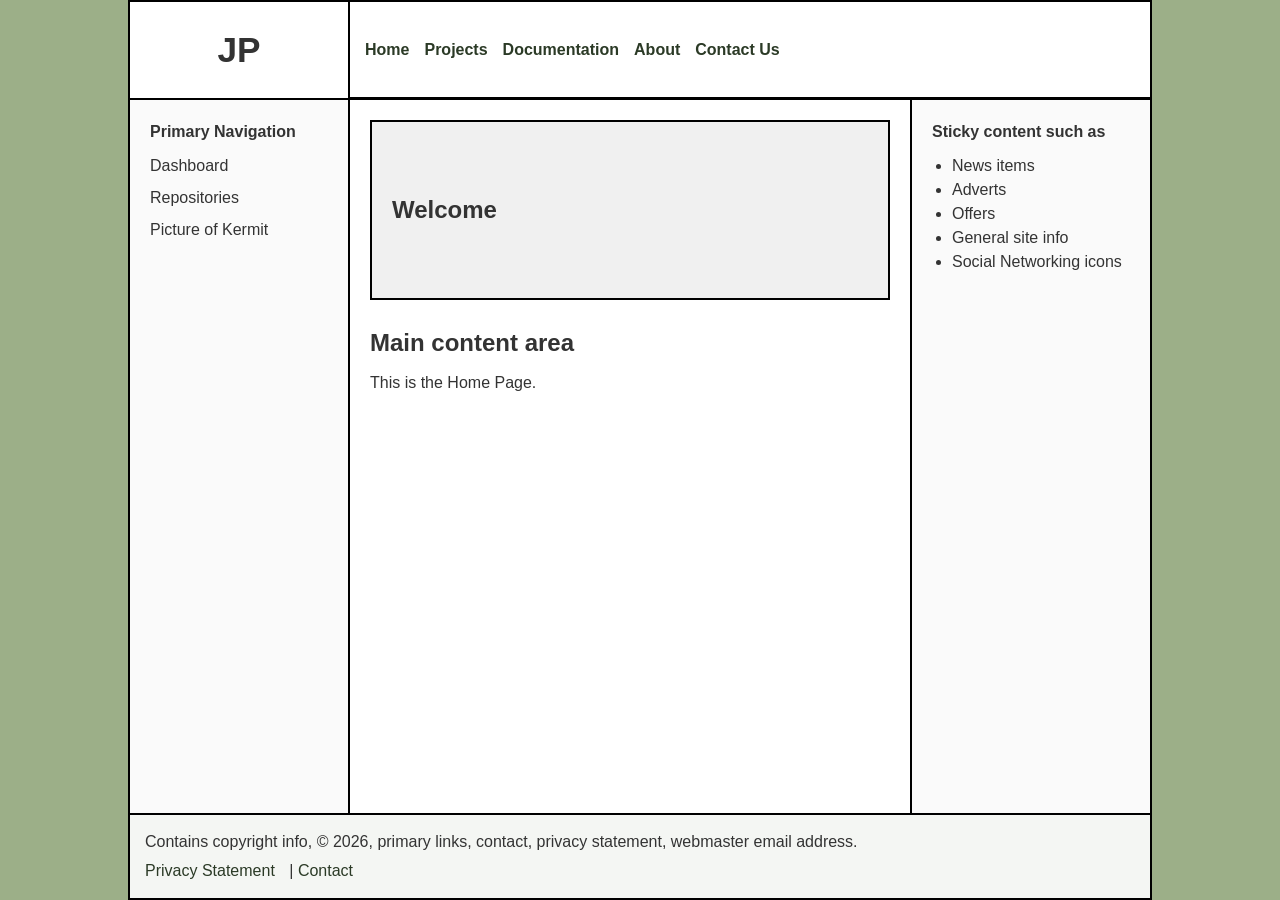
<file: index.html>
<!DOCTYPE html>
<html lang="en">
<head>
    <meta charset="UTF-8">
    <meta name="viewport" content="width=device-width, initial-scale=1.0">
    <title>Wireframe Layout</title>
    <link rel="stylesheet" href="style.css">
</head>
<body>

    <div class="site-wrapper">
        <!-- Dynamic Header loaded by nav.js -->
        <header class="site-header" id="header-component"></header>

        <!-- Main Body Area -->
        <div class="main-container">
            
            <!-- Left Sidebar Navigation loaded by nav.js -->
            <aside class="sidebar-left" id="sidebar-nav-component"></aside>

            <!-- Main Content Center -->
            <main class="content-area">
                <div class="hero-image">
                    Welcome
                </div>

                <article class="main-text">
                    <h2>Main content area</h2>
                    <p>
                        This is the Home Page.
                    </p>
                </article>
            </main>

            <!-- Sticky Right Sidebar -->
            <aside class="sidebar-right">
                <div class="sticky-content">
                    <h3>Sticky content such as</h3>
                    <ul>
                        <li>News items</li>
                        <li>Adverts</li>
                        <li>Offers</li>
                        <li>General site info</li>
                        <li>Social Networking icons</li>
                    </ul>
                </div>
            </aside>

        </div>

        <!-- Footer -->
        <footer class="site-footer">
            <p>Contains copyright info, &copy; <span id="year"></span>, primary links, contact, privacy statement, webmaster email address.</p>
            <div class="footer-links">
                <a href="privacy.html">Privacy Statement</a> | 
                <a href="contact.html">Contact</a> 
            </div>
        </footer>
    </div>

    <!-- Load Reusable Navigation JS -->
    <script src="nav.js"></script>
    <script>
        // Auto update copyright year
        document.getElementById('year').textContent = new Date().getFullYear();
    </script>
</body>
</html>
</file>
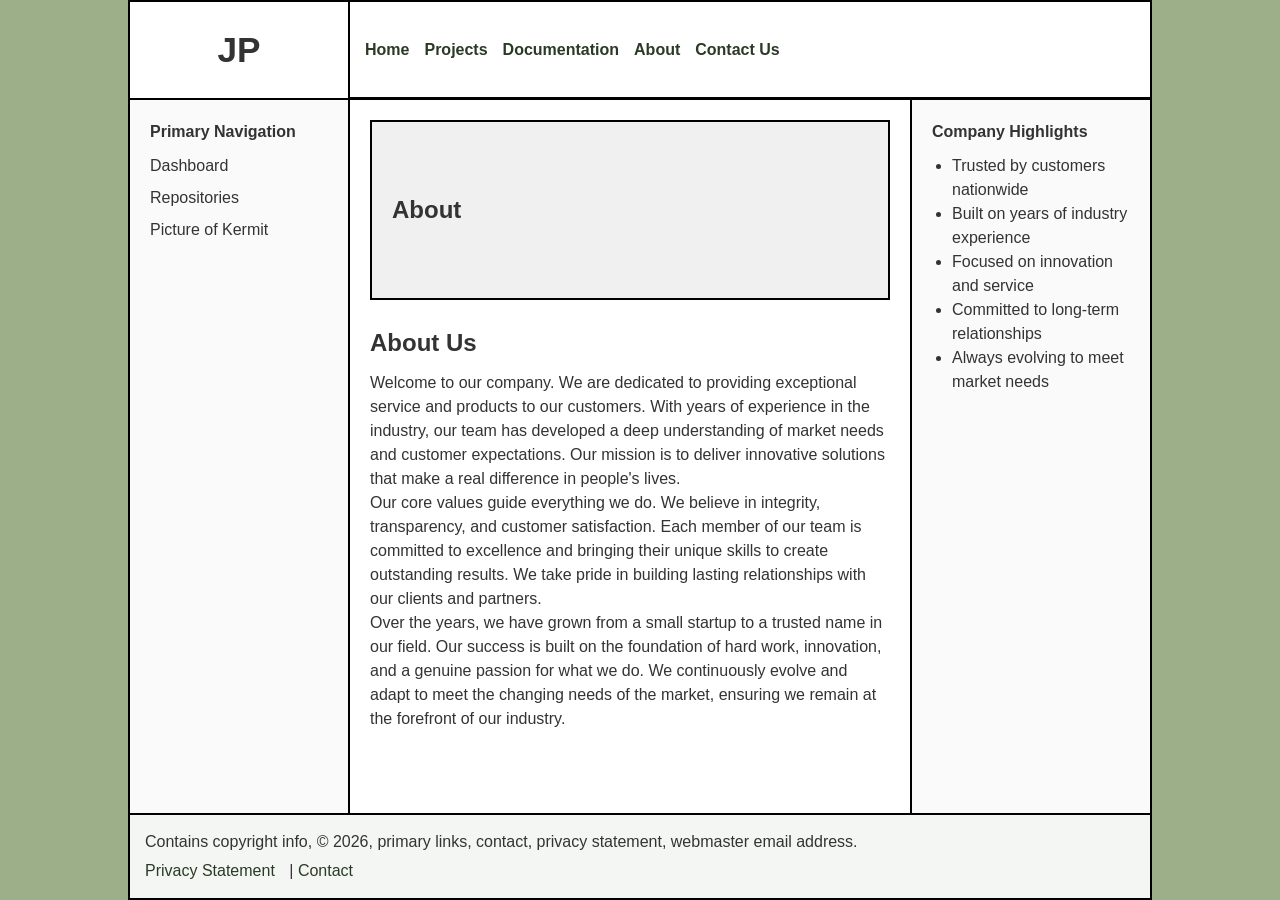
<file: about.html>
<!DOCTYPE html>
<html lang="en">
<head>
    <meta charset="UTF-8">
    <meta name="viewport" content="width=device-width, initial-scale=1.0">
    <title>About Us</title>
    <link rel="stylesheet" href="style.css">
</head>
<body>

    <div class="site-wrapper">
        <!-- Dynamic Header loaded by nav.js -->
        <header class="site-header" id="header-component"></header>

        <!-- Main Body Area -->
        <div class="main-container">
            
            <!-- Left Sidebar Navigation loaded by nav.js -->
            <aside class="sidebar-left" id="sidebar-nav-component"></aside>

            <!-- Main Content Center -->
            <main class="content-area">
                <div class="hero-image">
                    About
                </div>

                <article class="main-text">
                    <h2>About Us</h2>
                    <p>
                        Welcome to our company. We are dedicated to providing exceptional service and products to our customers. 
                        With years of experience in the industry, our team has developed a deep understanding of market needs and 
                        customer expectations. Our mission is to deliver innovative solutions that make a real difference in people's lives.
                    </p>
                    <p>
                        Our core values guide everything we do. We believe in integrity, transparency, and customer satisfaction. 
                        Each member of our team is committed to excellence and bringing their unique skills to create outstanding results. 
                        We take pride in building lasting relationships with our clients and partners.
                    </p>
                    <p>
                        Over the years, we have grown from a small startup to a trusted name in our field. Our success is built on 
                        the foundation of hard work, innovation, and a genuine passion for what we do. We continuously evolve and 
                        adapt to meet the changing needs of the market, ensuring we remain at the forefront of our industry.
                    </p>
                </article>
            </main>

            <!-- Sticky Right Sidebar -->
            <aside class="sidebar-right">
                <div class="sticky-content">
                    <h3>Company Highlights</h3>
                    <ul>
                        <li>Trusted by customers nationwide</li>
                        <li>Built on years of industry experience</li>
                        <li>Focused on innovation and service</li>
                        <li>Committed to long-term relationships</li>
                        <li>Always evolving to meet market needs</li>
                    </ul>
                </div>
            </aside>

        </div>

        <!-- Footer -->
        <footer class="site-footer">
            <p>Contains copyright info, &copy; <span id="year"></span>, primary links, contact, privacy statement, webmaster email address.</p>
            <div class="footer-links">
                <a href="privacy.html">Privacy Statement</a> | 
                <a href="contact.html">Contact</a> 
            </div>
        </footer>
    </div>

    <!-- Load Reusable Navigation JS -->
    <script src="nav.js"></script>
    <script>
        // Auto update copyright year
        document.getElementById('year').textContent = new Date().getFullYear();
    </script>
</body>
</html>
</file>
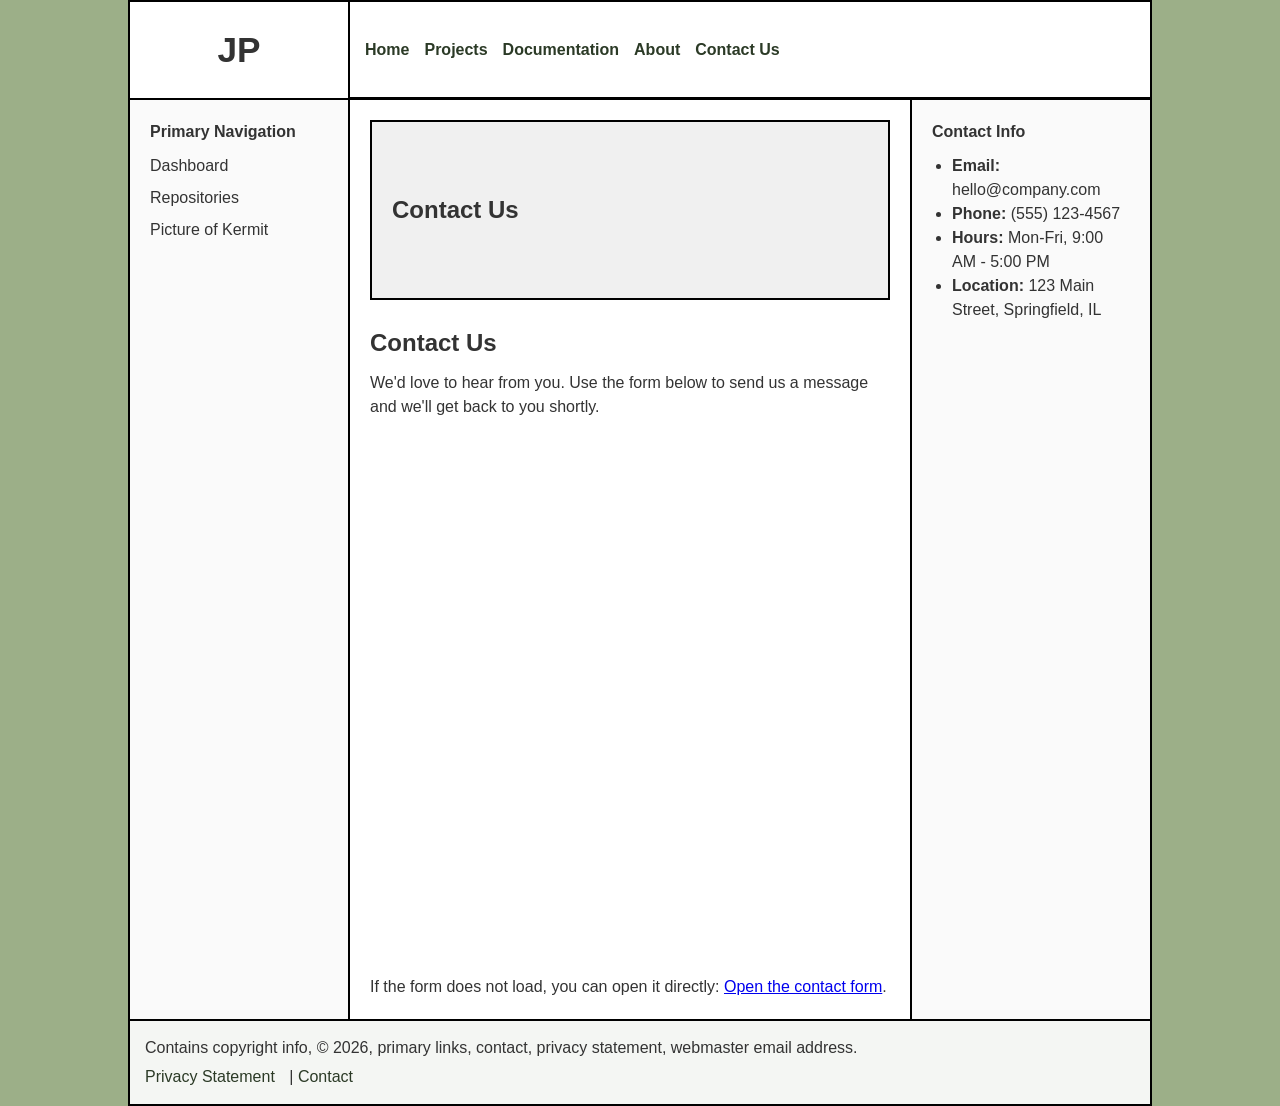
<file: contact.html>
<!DOCTYPE html>
<html lang="en">
<head>
    <meta charset="UTF-8">
    <meta name="viewport" content="width=device-width, initial-scale=1.0">
    <title>Contact Us</title>
    <link rel="stylesheet" href="style.css">
</head>
<body>

    <div class="site-wrapper">
        <!-- Dynamic Header loaded by nav.js -->
        <header class="site-header" id="header-component"></header>

        <!-- Main Body Area -->
        <div class="main-container">
            
            <!-- Left Sidebar Navigation loaded by nav.js -->
            <aside class="sidebar-left" id="sidebar-nav-component"></aside>

            <!-- Main Content Center -->
            <main class="content-area">
                <div class="hero-image">
                    Contact Us
                </div>

                <article class="main-text">
                    <h2>Contact Us</h2>
                    <p>
                        We'd love to hear from you. Use the form below to send us a message and we'll get back to you shortly.
                    </p>

                    <!-- Google Form embed: replace the iframe below with your full Google Form embed code. -->
                    <!-- Example embed (replace FORM_ID with your form's ID): -->
                    <!--
                    <iframe src="https://docs.google.com/forms/d/e/FORM_ID/viewform?embedded=true" width="640" height="800" frameborder="0" marginheight="0" marginwidth="0">Loading…</iframe>
                    -->

                    <!-- Larger, responsive Google Form embed. -->
                    <div class="form-wrapper">
                        <iframe src="https://docs.google.com/forms/d/e/1FAIpQLSfOEqFZBnGQmDej2X4jsaWYSAPDo1tof9UMm3-1TSsf05O7rw/viewform?embedded=true" width="80%" height="509" frameborder="0" marginheight="0" marginwidth="0">Loading…</iframe>                    </div>
                    <p>If the form does not load, you can open it directly: <a id="form-link" href="https://forms.gle/aJiXQDX5yCzRPPcY6" target="_blank" rel="noopener">Open the contact form</a>.</p>
                </article>
            </main>

            <!-- Sticky Right Sidebar -->
            <aside class="sidebar-right">
                <div class="sticky-content">
                    <h3>Contact Info</h3>
                    <ul>
                        <li><strong>Email:</strong> hello@company.com</li>
                        <li><strong>Phone:</strong> (555) 123-4567</li>
                        <li><strong>Hours:</strong> Mon-Fri, 9:00 AM - 5:00 PM</li>
                        <li><strong>Location:</strong> 123 Main Street, Springfield, IL</li>
                    </ul>
                </div>
            </aside>

        </div>

        <!-- Footer -->
        <footer class="site-footer">
            <p>Contains copyright info, &copy; <span id="year"></span>, primary links, contact, privacy statement, webmaster email address.</p>
            <div class="footer-links">
                <a href="privacy.html">Privacy Statement</a> | 
                <a href="contact.html">Contact</a> 
            </div>
        </footer>
    </div>

    <!-- Load Reusable Navigation JS -->
    <script src="nav.js"></script>
    <script>
        // Auto update copyright year
        document.getElementById('year').textContent = new Date().getFullYear();

        // If you provide a direct Google Form URL in the iframe's src, this keeps the link in sync.
        (function(){
            var iframe = document.getElementById('google-form');
            var link = document.getElementById('form-link');
            if (iframe && link) {
                var src = iframe.getAttribute('src');
                // only update link if src is a valid url
                if (src && src.indexOf('docs.google.com') !== -1) {
                    link.setAttribute('href', src);
                }
            }
        })();
    </script>
</body>
</html>
</file>
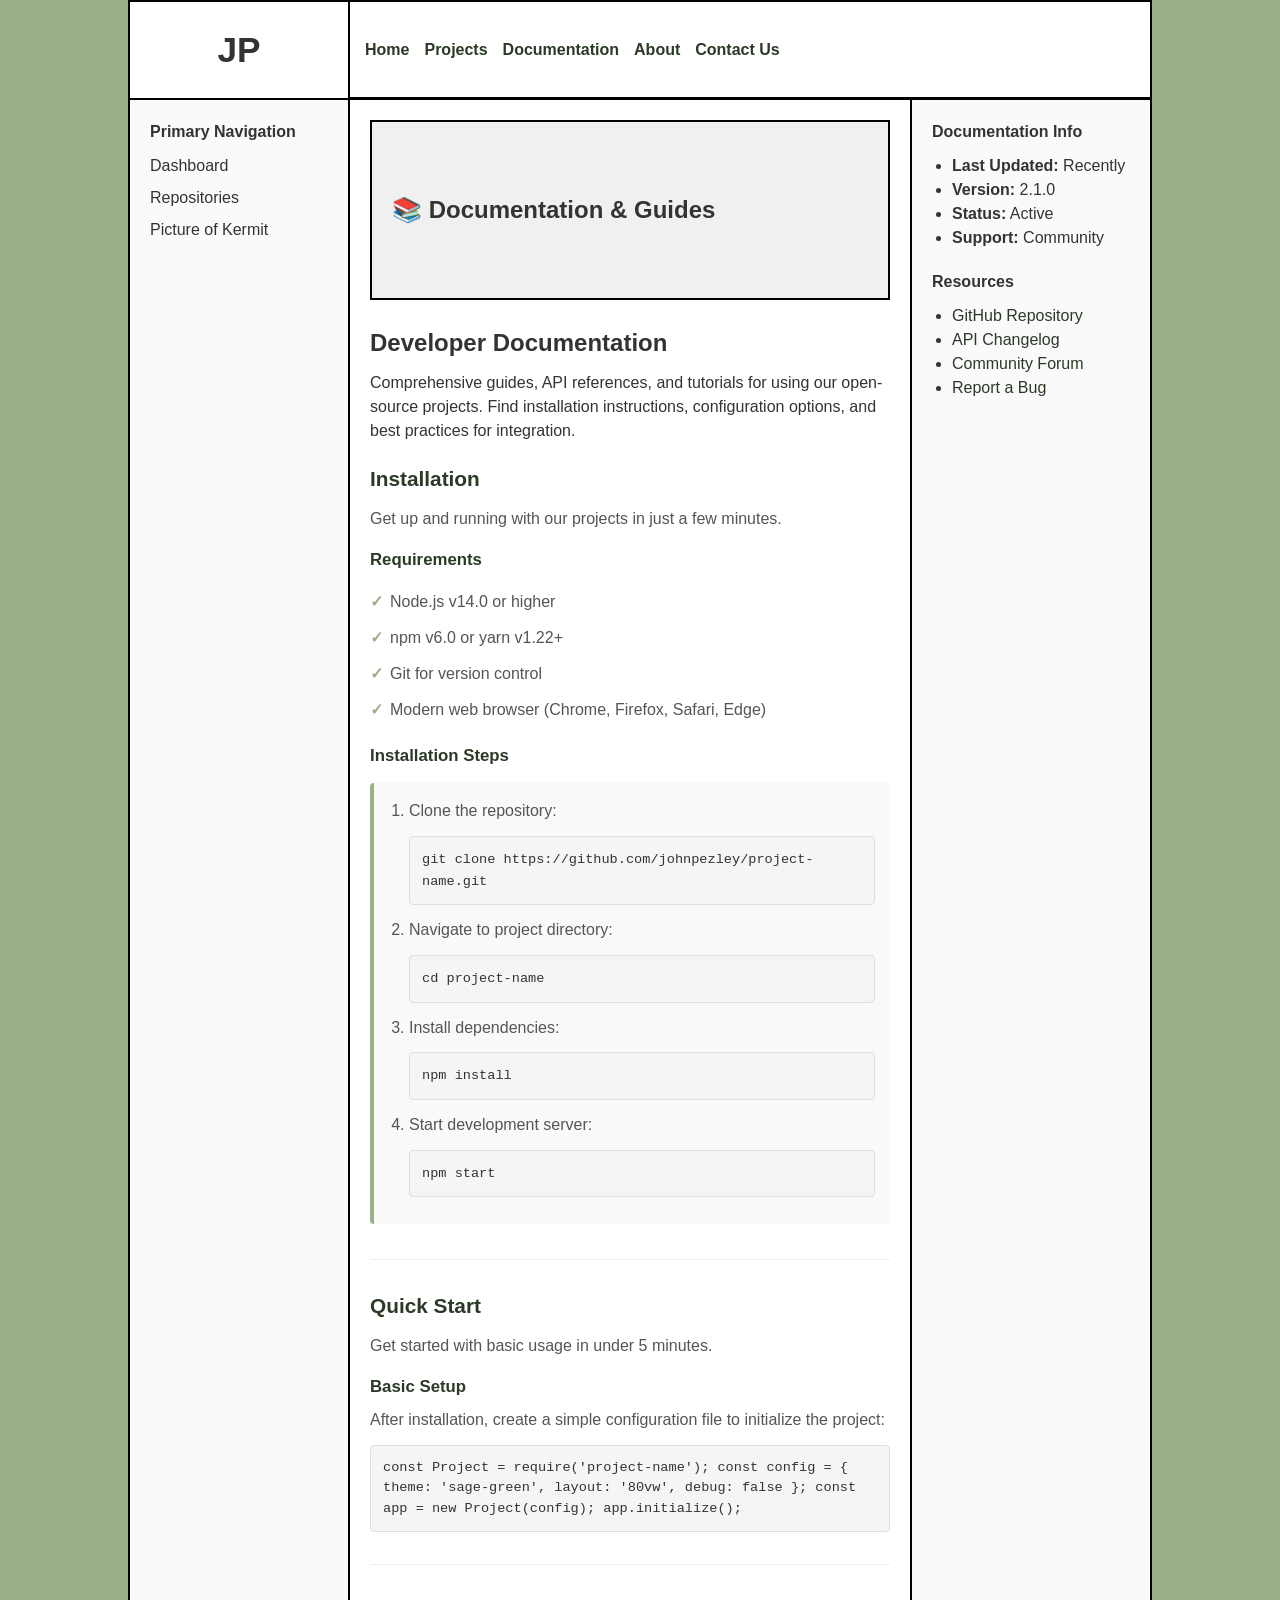
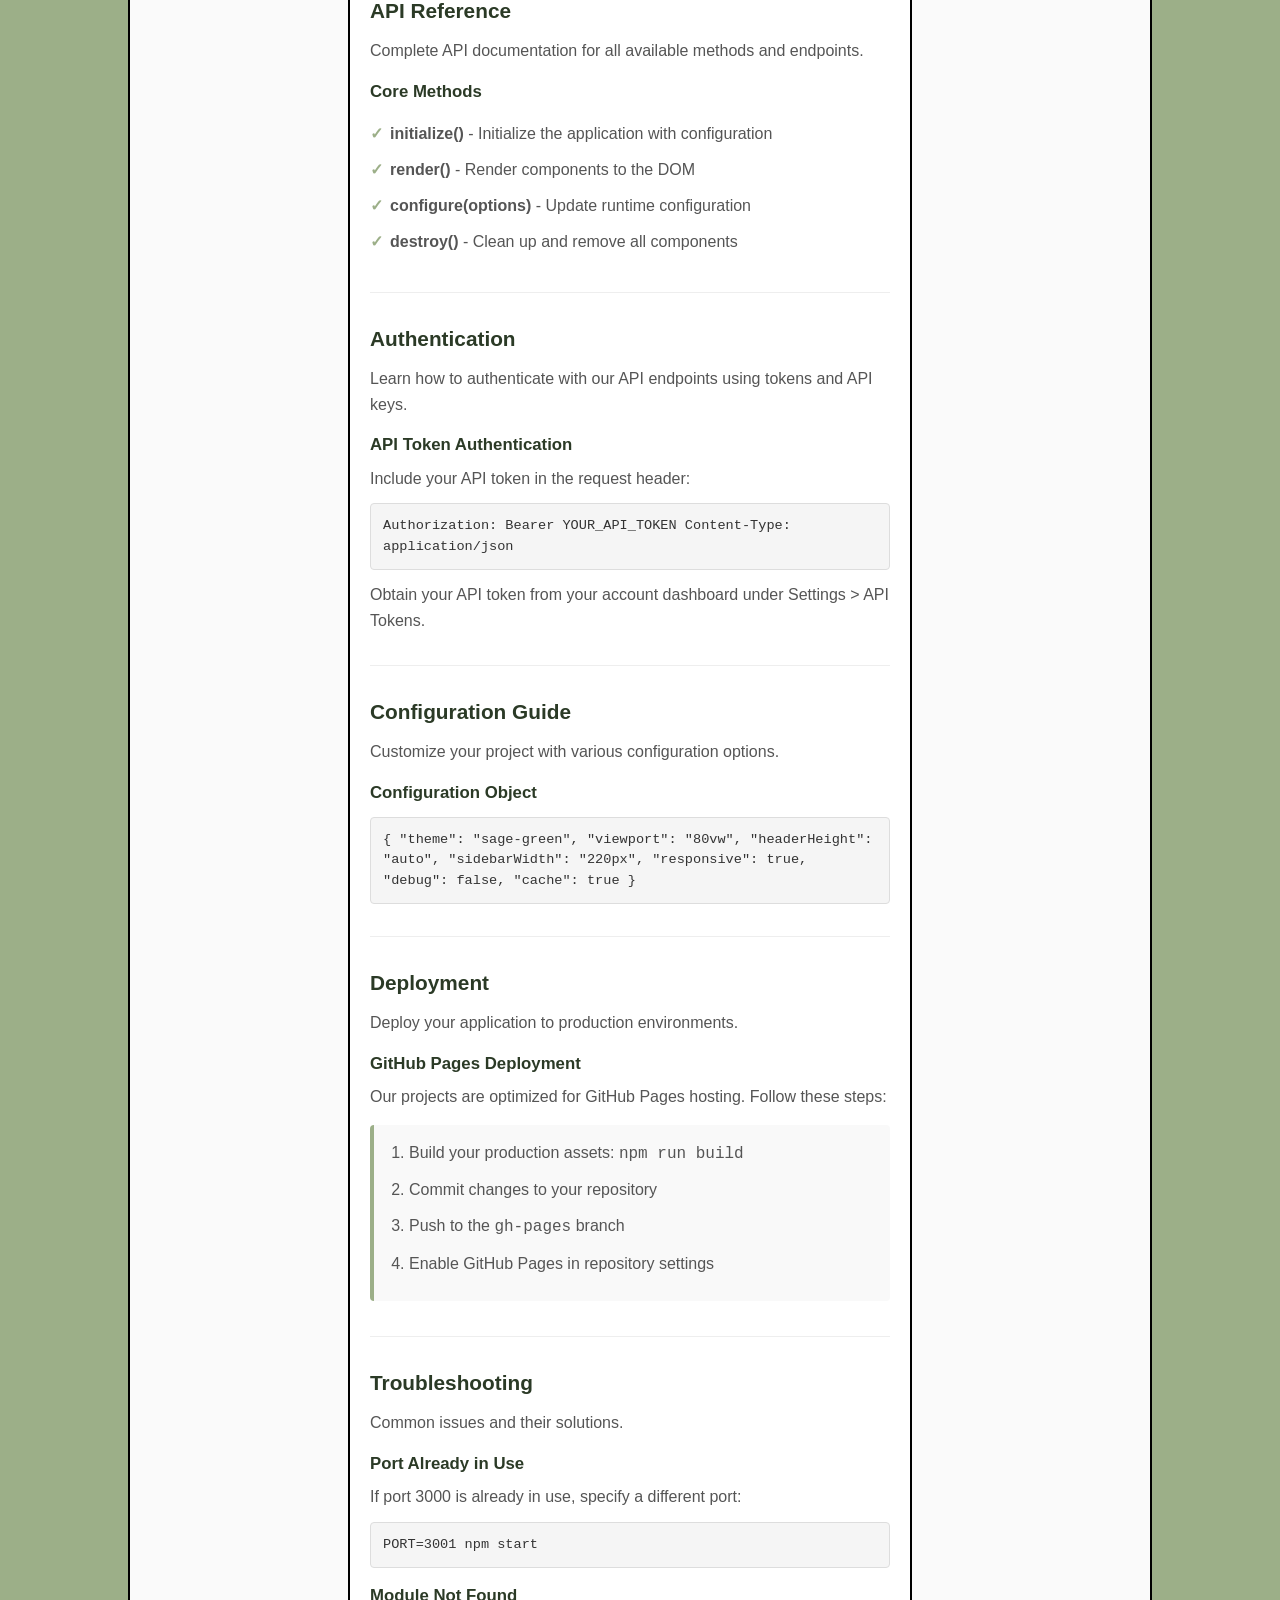
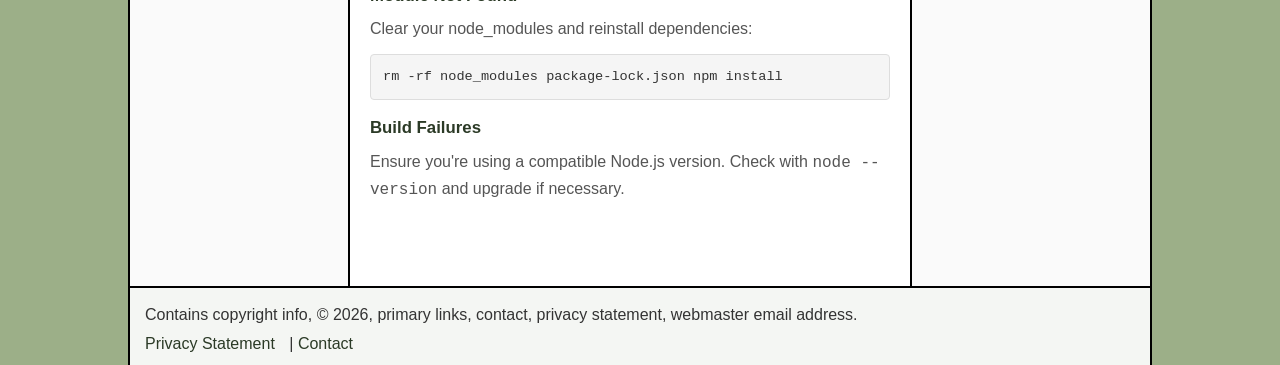
<file: docs.html>
<!DOCTYPE html>
<html lang="en">
<head>
    <meta charset="UTF-8">
    <meta name="viewport" content="width=device-width, initial-scale=1.0">
    <title>Documentation - GitHub Showcase</title>
    <link rel="stylesheet" href="style.css">
    <style>
        /* Specific Styles for Documentation Page */
        .docs-container {
            display: block;
            margin-top: 15px;
        }

        .docs-content {
            background-color: #ffffff;
        }

        .docs-section {
            margin-bottom: 30px;
            padding-bottom: 20px;
            border-bottom: 1px solid #eee;
        }

        .docs-section:last-child {
            border-bottom: none;
        }

        .docs-section h3 {
            margin-bottom: 12px;
            font-size: 1.3rem;
            color: #2b3a26;
        }

        .docs-section h4 {
            margin-top: 15px;
            margin-bottom: 8px;
            font-size: 1.05rem;
            color: #2b3a26;
        }

        .docs-section p {
            margin-bottom: 12px;
            color: #555555;
            line-height: 1.6;
        }

        .code-block {
            background-color: #f5f5f5;
            border: 1px solid #ddd;
            border-radius: 4px;
            padding: 12px;
            margin: 12px 0;
            overflow-x: auto;
            font-family: 'Courier New', monospace;
            font-size: 0.85rem;
            color: #333;
        }

        .feature-list {
            list-style: none;
            padding: 0;
            margin: 12px 0;
        }

        .feature-list li {
            padding: 6px 0;
            padding-left: 20px;
            position: relative;
            color: #555555;
        }

        .feature-list li:before {
            content: "✓";
            position: absolute;
            left: 0;
            color: #9CAF88;
            font-weight: bold;
        }

        .install-steps {
            background-color: #f9f9f9;
            border-left: 4px solid #9CAF88;
            padding: 15px;
            margin: 15px 0;
            border-radius: 4px;
        }

        .install-steps ol {
            margin-left: 20px;
            color: #555555;
        }

        .install-steps li {
            margin-bottom: 10px;
            line-height: 1.6;
        }
    </style>
</head>
<body>

    <div class="site-wrapper">
        <!-- Dynamic Header (Includes Logo & Top Nav from nav.js) -->
        <header class="site-header" id="header-component"></header>

        <!-- Main Body Area -->
        <div class="main-container">
            
            <!-- Left Sidebar Navigation (Loaded dynamically from nav.js) -->
            <aside class="sidebar-left" id="sidebar-nav-component"></aside>

            <!-- Main Content Area -->
            <main class="content-area">
                <!-- Hero Image / Banner -->
                <div class="hero-image">
                    📚 Documentation & Guides
                </div>

                <!-- Main Section Content -->
                <article class="main-text">
                    <h2>Developer Documentation</h2>
                    <p style="margin-bottom: 20px;">
                        Comprehensive guides, API references, and tutorials for using our open-source projects. Find installation instructions, configuration options, and best practices for integration.
                    </p>

                    <!-- Main Documentation Content -->
                    <div class="docs-container">
                        <div class="docs-content">

                            <!-- Installation Section -->
                            <section class="docs-section" id="installation">
                                <h3>Installation</h3>
                                <p>Get up and running with our projects in just a few minutes.</p>

                                <h4>Requirements</h4>
                                <ul class="feature-list">
                                    <li>Node.js v14.0 or higher</li>
                                    <li>npm v6.0 or yarn v1.22+</li>
                                    <li>Git for version control</li>
                                    <li>Modern web browser (Chrome, Firefox, Safari, Edge)</li>
                                </ul>

                                <h4>Installation Steps</h4>
                                <div class="install-steps">
                                    <ol>
                                        <li>Clone the repository:
                                            <div class="code-block">git clone https://github.com/johnpezley/project-name.git</div>
                                        </li>
                                        <li>Navigate to project directory:
                                            <div class="code-block">cd project-name</div>
                                        </li>
                                        <li>Install dependencies:
                                            <div class="code-block">npm install</div>
                                        </li>
                                        <li>Start development server:
                                            <div class="code-block">npm start</div>
                                        </li>
                                    </ol>
                                </div>
                            </section>

                            <!-- Quick Start Section -->
                            <section class="docs-section" id="quickstart">
                                <h3>Quick Start</h3>
                                <p>Get started with basic usage in under 5 minutes.</p>

                                <h4>Basic Setup</h4>
                                <p>After installation, create a simple configuration file to initialize the project:</p>
                                <div class="code-block">
const Project = require('project-name');
const config = {
  theme: 'sage-green',
  layout: '80vw',
  debug: false
};
const app = new Project(config);
app.initialize();
                                </div>
                            </section>

                            <!-- API Reference Section -->
                            <section class="docs-section" id="api-overview">
                                <h3>API Reference</h3>
                                <p>Complete API documentation for all available methods and endpoints.</p>

                                <h4>Core Methods</h4>
                                <ul class="feature-list">
                                    <li><strong>initialize()</strong> - Initialize the application with configuration</li>
                                    <li><strong>render()</strong> - Render components to the DOM</li>
                                    <li><strong>configure(options)</strong> - Update runtime configuration</li>
                                    <li><strong>destroy()</strong> - Clean up and remove all components</li>
                                </ul>
                            </section>

                            <!-- Authentication Section -->
                            <section class="docs-section" id="authentication">
                                <h3>Authentication</h3>
                                <p>Learn how to authenticate with our API endpoints using tokens and API keys.</p>

                                <h4>API Token Authentication</h4>
                                <p>Include your API token in the request header:</p>
                                <div class="code-block">
Authorization: Bearer YOUR_API_TOKEN
Content-Type: application/json
                                </div>

                                <p>Obtain your API token from your account dashboard under Settings > API Tokens.</p>
                            </section>

                            <!-- Configuration Section -->
                            <section class="docs-section" id="configuration">
                                <h3>Configuration Guide</h3>
                                <p>Customize your project with various configuration options.</p>

                                <h4>Configuration Object</h4>
                                <div class="code-block">
{
  "theme": "sage-green",
  "viewport": "80vw",
  "headerHeight": "auto",
  "sidebarWidth": "220px",
  "responsive": true,
  "debug": false,
  "cache": true
}
                                </div>
                            </section>

                            <!-- Deployment Section -->
                            <section class="docs-section" id="deployment">
                                <h3>Deployment</h3>
                                <p>Deploy your application to production environments.</p>

                                <h4>GitHub Pages Deployment</h4>
                                <p>Our projects are optimized for GitHub Pages hosting. Follow these steps:</p>
                                <div class="install-steps">
                                    <ol>
                                        <li>Build your production assets: <code>npm run build</code></li>
                                        <li>Commit changes to your repository</li>
                                        <li>Push to the <code>gh-pages</code> branch</li>
                                        <li>Enable GitHub Pages in repository settings</li>
                                    </ol>
                                </div>
                            </section>

                            <!-- Troubleshooting Section -->
                            <section class="docs-section" id="troubleshooting">
                                <h3>Troubleshooting</h3>
                                <p>Common issues and their solutions.</p>

                                <h4>Port Already in Use</h4>
                                <p>If port 3000 is already in use, specify a different port:</p>
                                <div class="code-block">PORT=3001 npm start</div>

                                <h4>Module Not Found</h4>
                                <p>Clear your node_modules and reinstall dependencies:</p>
                                <div class="code-block">
rm -rf node_modules package-lock.json
npm install
                                </div>

                                <h4>Build Failures</h4>
                                <p>Ensure you're using a compatible Node.js version. Check with <code>node --version</code> and upgrade if necessary.</p>
                            </section>

                        </div>
                    </div>
                </article>
            </main>

            <!-- Right Sticky Sidebar -->
            <aside class="sidebar-right">
                <div class="sticky-content">
                    <h3>Documentation Info</h3>
                    <ul class="stats-list">
                        <li><strong>Last Updated:</strong> Recently</li>
                        <li><strong>Version:</strong> 2.1.0</li>
                        <li><strong>Status:</strong> Active</li>
                        <li><strong>Support:</strong> Community</li>
                    </ul>

                    <h3 style="margin-top: 20px;">Resources</h3>
                    <ul>
                        <li><a href="#" style="color: #2b3a26;">GitHub Repository</a></li>
                        <li><a href="#" style="color: #2b3a26;">API Changelog</a></li>
                        <li><a href="#" style="color: #2b3a26;">Community Forum</a></li>
                        <li><a href="#" style="color: #2b3a26;">Report a Bug</a></li>
                    </ul>
                </div>
            </aside>

        </div>

        <!-- Footer -->
        <footer class="site-footer">
            <p>Contains copyright info, &copy; <span id="year"></span>, primary links, contact, privacy statement, webmaster email address.</p>
            <div class="footer-links">
                <a href="privacy.html">Privacy Statement</a> | 
                <a href="contact.html">Contact</a> 
            </div>
        </footer>
    </div>

    <!-- Script imports -->
    <script src="nav.js"></script>
    <script>
        // Dynamic copyright year update
        document.getElementById('year').textContent = new Date().getFullYear();
    </script>
</body>
</html>
</file>
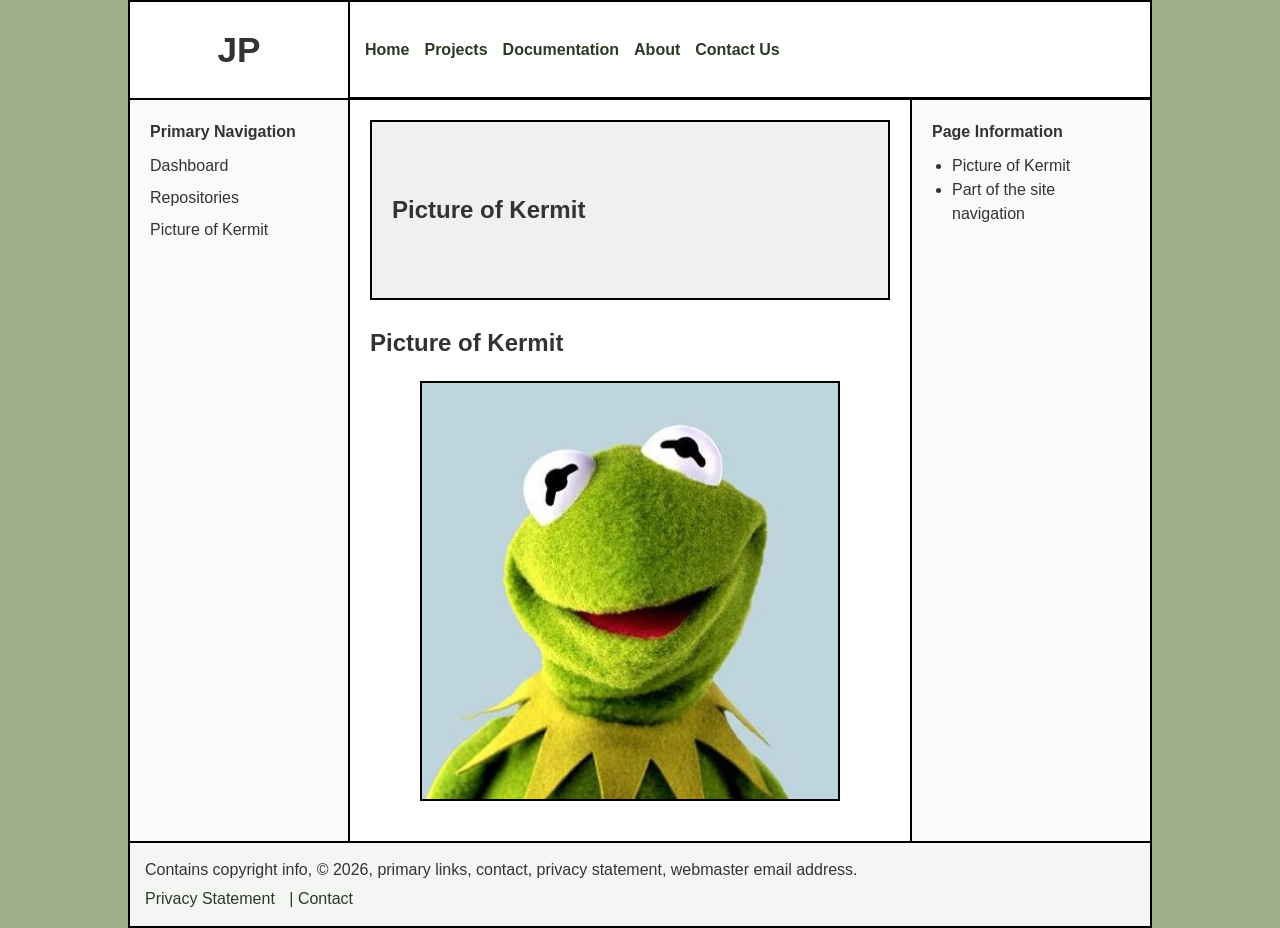
<file: kermit.html>
<!DOCTYPE html>
<html lang="en">
<head>
    <meta charset="UTF-8">
    <meta name="viewport" content="width=device-width, initial-scale=1.0">
    <title>Picture of Kermit</title>
    <link rel="stylesheet" href="style.css">
</head>
<body>

    <div class="site-wrapper">
        <!-- Dynamic Header loaded by nav.js -->
        <header class="site-header" id="header-component"></header>

        <!-- Main Body Area -->
        <div class="main-container">
            
            <!-- Left Sidebar Navigation loaded by nav.js -->
            <aside class="sidebar-left" id="sidebar-nav-component"></aside>

            <!-- Main Content Center -->
            <main class="content-area">
                <div class="hero-image">
                    Picture of Kermit
                </div>

                <article class="main-text">
                    <h2>Picture of Kermit</h2>
                    <img src="kermit.jpg" alt="Kermit the Frog" class="kermit-image">
                </article>
            </main>

            <!-- Sticky Right Sidebar -->
            <aside class="sidebar-right">
                <div class="sticky-content">
                    <h3>Page Information</h3>
                    <ul>
                        <li>Picture of Kermit</li>
                        <li>Part of the site navigation</li>
                    </ul>
                </div>
            </aside>

        </div>

        <!-- Footer -->
        <footer class="site-footer">
            <p>Contains copyright info, &copy; <span id="year"></span>, primary links, contact, privacy statement, webmaster email address.</p>
            <div class="footer-links">
                <a href="privacy.html">Privacy Statement</a> | 
                <a href="contact.html">Contact</a> 
            </div>
        </footer>
    </div>

    <!-- Load Reusable Navigation JS -->
    <script src="nav.js"></script>
    <script>
        // Auto update copyright year
        document.getElementById('year').textContent = new Date().getFullYear();
    </script>
</body>
</html>
</file>
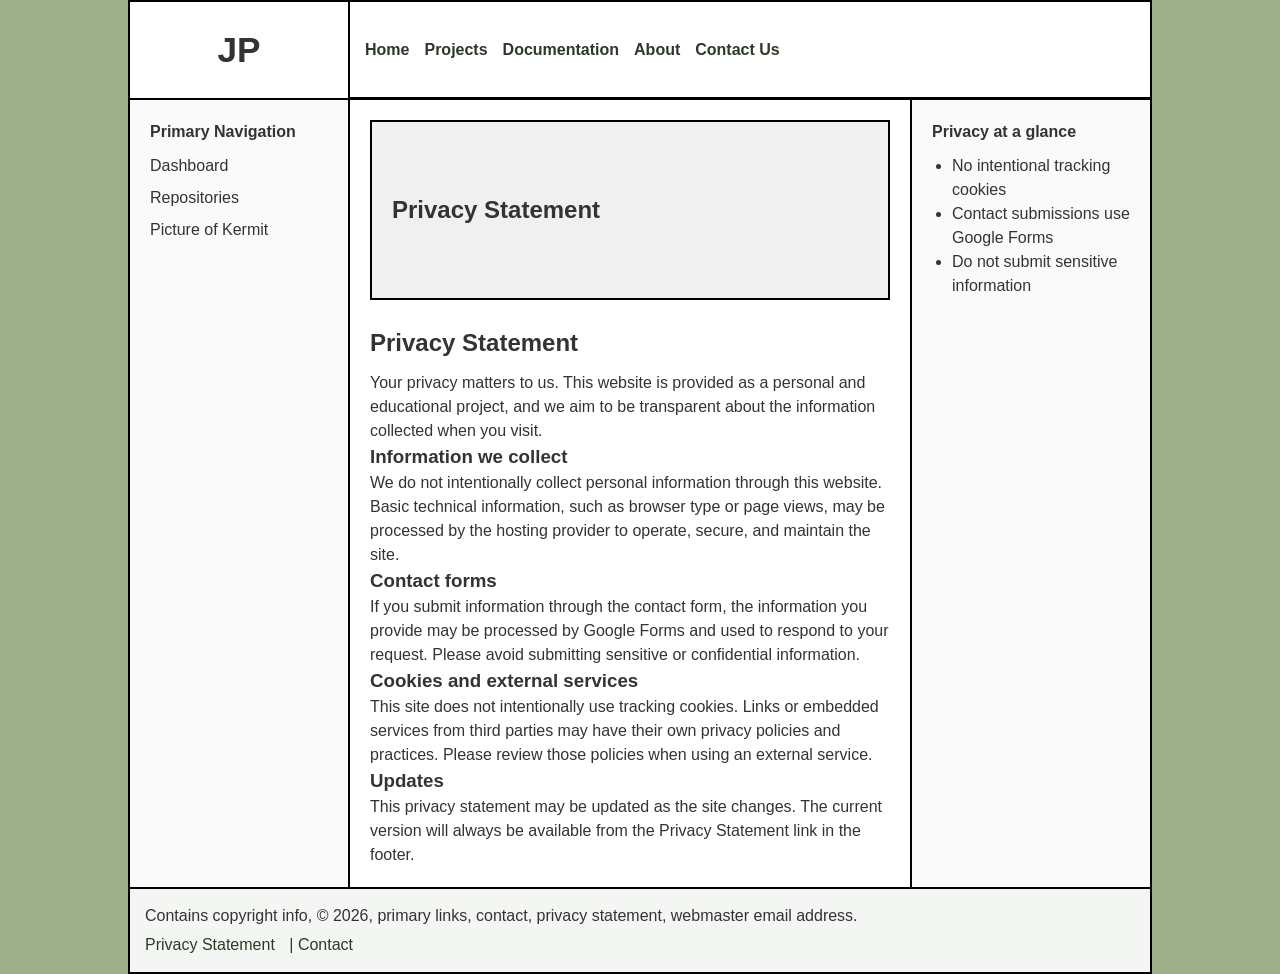
<file: privacy.html>
<!DOCTYPE html>
<html lang="en">
<head>
    <meta charset="UTF-8">
    <meta name="viewport" content="width=device-width, initial-scale=1.0">
    <title>Privacy Statement</title>
    <link rel="stylesheet" href="style.css">
</head>
<body>

    <div class="site-wrapper">
        <header class="site-header" id="header-component"></header>

        <div class="main-container">
            <aside class="sidebar-left" id="sidebar-nav-component"></aside>

            <main class="content-area">
                <div class="hero-image">Privacy Statement</div>

                <article class="main-text">
                    <h2>Privacy Statement</h2>
                    <p>
                        Your privacy matters to us. This website is provided as a personal and educational project,
                        and we aim to be transparent about the information collected when you visit.
                    </p>

                    <h3>Information we collect</h3>
                    <p>
                        We do not intentionally collect personal information through this website. Basic technical
                        information, such as browser type or page views, may be processed by the hosting provider to
                        operate, secure, and maintain the site.
                    </p>

                    <h3>Contact forms</h3>
                    <p>
                        If you submit information through the contact form, the information you provide may be
                        processed by Google Forms and used to respond to your request. Please avoid submitting
                        sensitive or confidential information.
                    </p>

                    <h3>Cookies and external services</h3>
                    <p>
                        This site does not intentionally use tracking cookies. Links or embedded services from third
                        parties may have their own privacy policies and practices. Please review those policies when
                        using an external service.
                    </p>

                    <h3>Updates</h3>
                    <p>
                        This privacy statement may be updated as the site changes. The current version will always be
                        available from the Privacy Statement link in the footer.
                    </p>
                </article>
            </main>

            <aside class="sidebar-right">
                <div class="sticky-content">
                    <h3>Privacy at a glance</h3>
                    <ul>
                        <li>No intentional tracking cookies</li>
                        <li>Contact submissions use Google Forms</li>
                        <li>Do not submit sensitive information</li>
                    </ul>
                </div>
            </aside>
        </div>

        <footer class="site-footer">
            <p>Contains copyright info, &copy; <span id="year"></span>, primary links, contact, privacy statement, webmaster email address.</p>
            <div class="footer-links">
                <a href="privacy.html">Privacy Statement</a> |
                <a href="contact.html">Contact</a>
            </div>
        </footer>
    </div>

    <script src="nav.js"></script>
    <script>
        document.getElementById('year').textContent = new Date().getFullYear();
    </script>
</body>
</html>
</file>
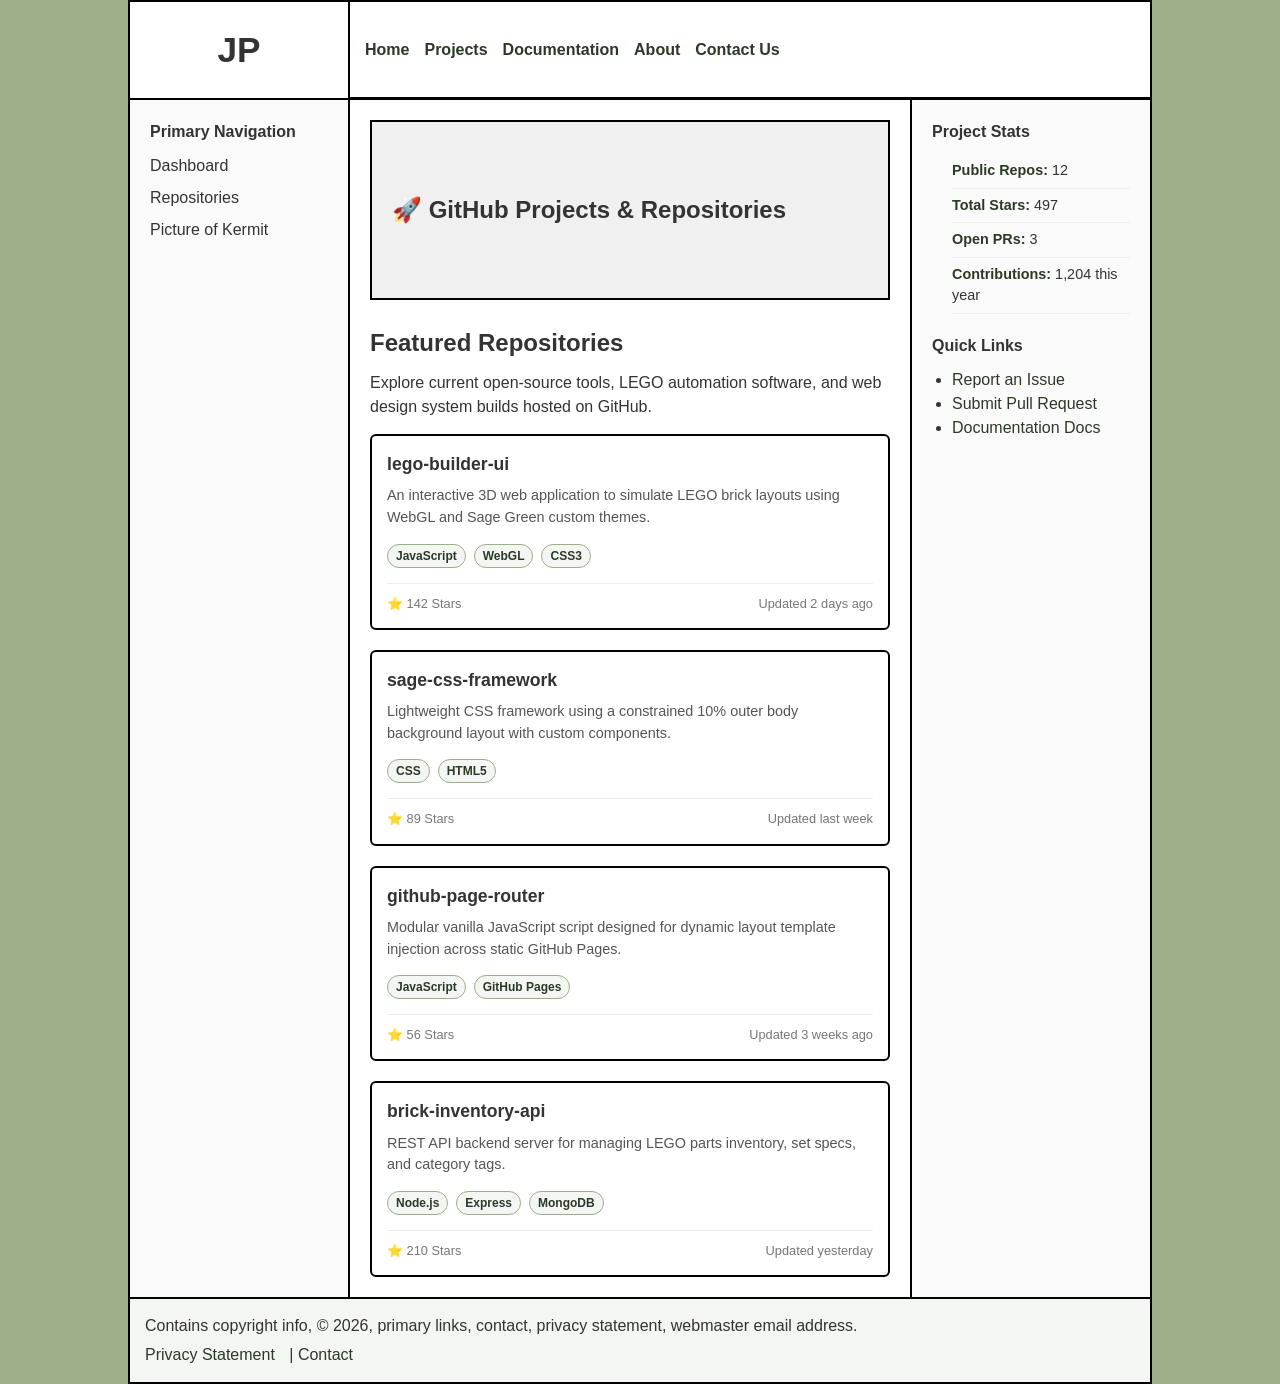
<file: projects.html>
<!DOCTYPE html>
<html lang="en">
<head>
    <meta charset="UTF-8">
    <meta name="viewport" content="width=device-width, initial-scale=1.0">
    <title>Projects - GitHub Showcase</title>
    <link rel="stylesheet" href="style.css">
    <style>
        /* Specific Styles for Projects Page */
        .project-grid {
            display: grid;
            grid-template-columns: repeat(auto-fill, minmax(280px, 1fr));
            gap: 20px;
            margin-top: 15px;
        }

        .project-card {
            border: 2px solid #000000;
            border-radius: 6px;
            padding: 15px;
            background-color: #ffffff;
            display: flex;
            flex-direction: column;
            justify-content: space-between;
        }

        .project-card h3 {
            margin-bottom: 8px;
            font-size: 1.1rem;
        }

        .project-card h3 a {
            color: #2b3a26;
            text-decoration: none;
        }

        .project-card h3 a:hover {
            text-decoration: underline;
        }

        .project-card p {
            font-size: 0.9rem;
            color: #555555;
            margin-bottom: 15px;
        }

        .project-tags {
            display: flex;
            gap: 8px;
            flex-wrap: wrap;
            margin-bottom: 15px;
        }

        .tag {
            background-color: #f4f6f3;
            border: 1px solid #9CAF88;
            color: #2b3a26;
            font-size: 0.75rem;
            padding: 2px 8px;
            border-radius: 12px;
            font-weight: bold;
        }

        .project-meta {
            display: flex;
            justify-content: space-between;
            font-size: 0.8rem;
            color: #777;
            border-top: 1px solid #eee;
            padding-top: 10px;
        }

        .stats-list {
            list-style: none;
            padding: 0;
        }

        .stats-list li {
            padding: 6px 0;
            border-bottom: 1px solid #eee;
            font-size: 0.9rem;
        }

        .stats-list strong {
            color: #2b3a26;
        }
    </style>
</head>
<body>

    <div class="site-wrapper">
        <!-- Dynamic Header (Includes LEGO Logo & Top Nav from nav.js) -->
        <header class="site-header" id="header-component"></header>

        <!-- Main Body Area -->
        <div class="main-container">
            
            <!-- Left Sidebar Navigation (Loaded dynamically from nav.js) -->
            <aside class="sidebar-left" id="sidebar-nav-component"></aside>

            <!-- Main Content Area -->
            <main class="content-area">
                <!-- Hero Image / Banner -->
                <div class="hero-image">
                    🚀 GitHub Projects & Repositories
                </div>

                <!-- Main Section Content -->
                <article class="main-text">
                    <h2>Featured Repositories</h2>
                    <p style="margin-bottom: 15px;">
                        Explore current open-source tools, LEGO automation software, and web design system builds hosted on GitHub.
                    </p>

                    <!-- Project Grid -->
                    <div class="project-grid">
                        
                        <!-- Project 1 -->
                        <div class="project-card">
                            <div>
                                <h3><a href="#">lego-builder-ui</a></h3>
                                <p>An interactive 3D web application to simulate LEGO brick layouts using WebGL and Sage Green custom themes.</p>
                                <div class="project-tags">
                                    <span class="tag">JavaScript</span>
                                    <span class="tag">WebGL</span>
                                    <span class="tag">CSS3</span>
                                </div>
                            </div>
                            <div class="project-meta">
                                <span>⭐ 142 Stars</span>
                                <span>Updated 2 days ago</span>
                            </div>
                        </div>

                        <!-- Project 2 -->
                        <div class="project-card">
                            <div>
                                <h3><a href="#">sage-css-framework</a></h3>
                                <p>Lightweight CSS framework using a constrained 10% outer body background layout with custom components.</p>
                                <div class="project-tags">
                                    <span class="tag">CSS</span>
                                    <span class="tag">HTML5</span>
                                </div>
                            </div>
                            <div class="project-meta">
                                <span>⭐ 89 Stars</span>
                                <span>Updated last week</span>
                            </div>
                        </div>

                        <!-- Project 3 -->
                        <div class="project-card">
                            <div>
                                <h3><a href="#">github-page-router</a></h3>
                                <p>Modular vanilla JavaScript script designed for dynamic layout template injection across static GitHub Pages.</p>
                                <div class="project-tags">
                                    <span class="tag">JavaScript</span>
                                    <span class="tag">GitHub Pages</span>
                                </div>
                            </div>
                            <div class="project-meta">
                                <span>⭐ 56 Stars</span>
                                <span>Updated 3 weeks ago</span>
                            </div>
                        </div>

                        <!-- Project 4 -->
                        <div class="project-card">
                            <div>
                                <h3><a href="#">brick-inventory-api</a></h3>
                                <p>REST API backend server for managing LEGO parts inventory, set specs, and category tags.</p>
                                <div class="project-tags">
                                    <span class="tag">Node.js</span>
                                    <span class="tag">Express</span>
                                    <span class="tag">MongoDB</span>
                                </div>
                            </div>
                            <div class="project-meta">
                                <span>⭐ 210 Stars</span>
                                <span>Updated yesterday</span>
                            </div>
                        </div>

                    </div>
                </article>
            </main>

            <!-- Right Sticky Sidebar -->
            <aside class="sidebar-right">
                <div class="sticky-content">
                    <h3>Project Stats</h3>
                    <ul class="stats-list">
                        <li><strong>Public Repos:</strong> 12</li>
                        <li><strong>Total Stars:</strong> 497</li>
                        <li><strong>Open PRs:</strong> 3</li>
                        <li><strong>Contributions:</strong> 1,204 this year</li>
                    </ul>

                    <h3 style="margin-top: 20px;">Quick Links</h3>
                    <ul>
                        <li><a href="#" style="color: #2b3a26;">Report an Issue</a></li>
                        <li><a href="#" style="color: #2b3a26;">Submit Pull Request</a></li>
                        <li><a href="#" style="color: #2b3a26;">Documentation Docs</a></li>
                    </ul>
                </div>
            </aside>

        </div>

        <!-- Footer -->
        <footer class="site-footer">
            <p>Contains copyright info, &copy; <span id="year"></span>, primary links, contact, privacy statement, webmaster email address.</p>
            <div class="footer-links">
                <a href="privacy.html">Privacy Statement</a> | 
                <a href="contact.html">Contact</a> 
            </div>
        </footer>
    </div>

    <!-- Script imports -->
    <script src="nav.js"></script>
    <script>
        // Dynamic copyright year update
        document.getElementById('year').textContent = new Date().getFullYear();
    </script>
</body>
</html>
</file>
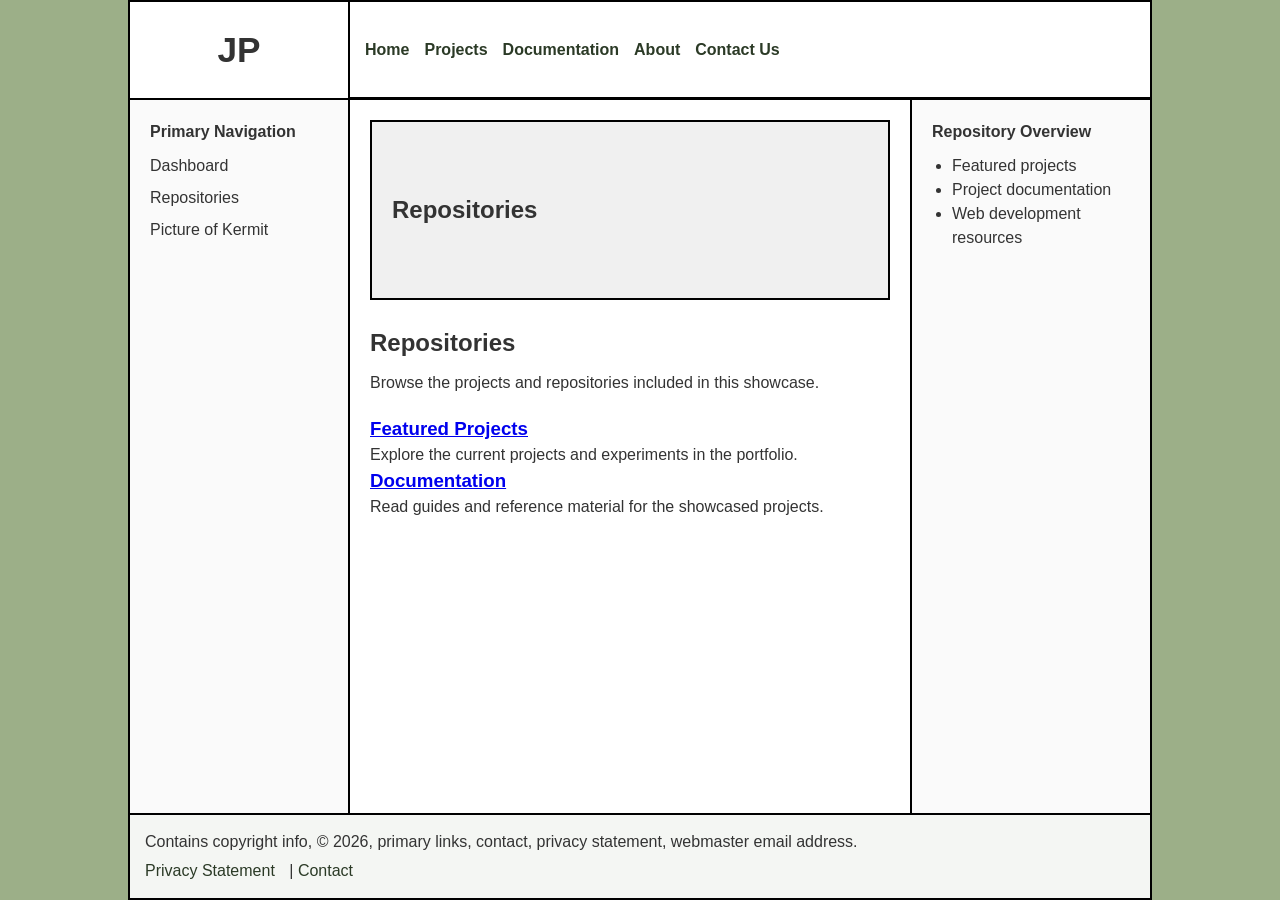
<file: repositories.html>
<!DOCTYPE html>
<html lang="en">
<head>
    <meta charset="UTF-8">
    <meta name="viewport" content="width=device-width, initial-scale=1.0">
    <title>Repositories</title>
    <link rel="stylesheet" href="style.css">
</head>
<body>
    <div class="site-wrapper">
        <header class="site-header" id="header-component"></header>

        <div class="main-container">
            <aside class="sidebar-left" id="sidebar-nav-component"></aside>

            <main class="content-area">
                <div class="hero-image">Repositories</div>

                <article class="main-text">
                    <h2>Repositories</h2>
                    <p>Browse the projects and repositories included in this showcase.</p>

                    <div class="project-grid" style="margin-top: 20px;">
                        <div class="project-card">
                            <div>
                                <h3><a href="projects.html">Featured Projects</a></h3>
                                <p>Explore the current projects and experiments in the portfolio.</p>
                            </div>
                        </div>
                        <div class="project-card">
                            <div>
                                <h3><a href="docs.html">Documentation</a></h3>
                                <p>Read guides and reference material for the showcased projects.</p>
                            </div>
                        </div>
                    </div>
                </article>
            </main>

            <aside class="sidebar-right">
                <div class="sticky-content">
                    <h3>Repository Overview</h3>
                    <ul>
                        <li>Featured projects</li>
                        <li>Project documentation</li>
                        <li>Web development resources</li>
                    </ul>
                </div>
            </aside>
        </div>

        <footer class="site-footer">
            <p>Contains copyright info, &copy; <span id="year"></span>, primary links, contact, privacy statement, webmaster email address.</p>
            <div class="footer-links">
                <a href="privacy.html">Privacy Statement</a> |
                <a href="contact.html">Contact</a>
            </div>
        </footer>
    </div>

    <script src="nav.js"></script>
    <script>
        document.getElementById('year').textContent = new Date().getFullYear();
    </script>
</body>
</html>
</file>
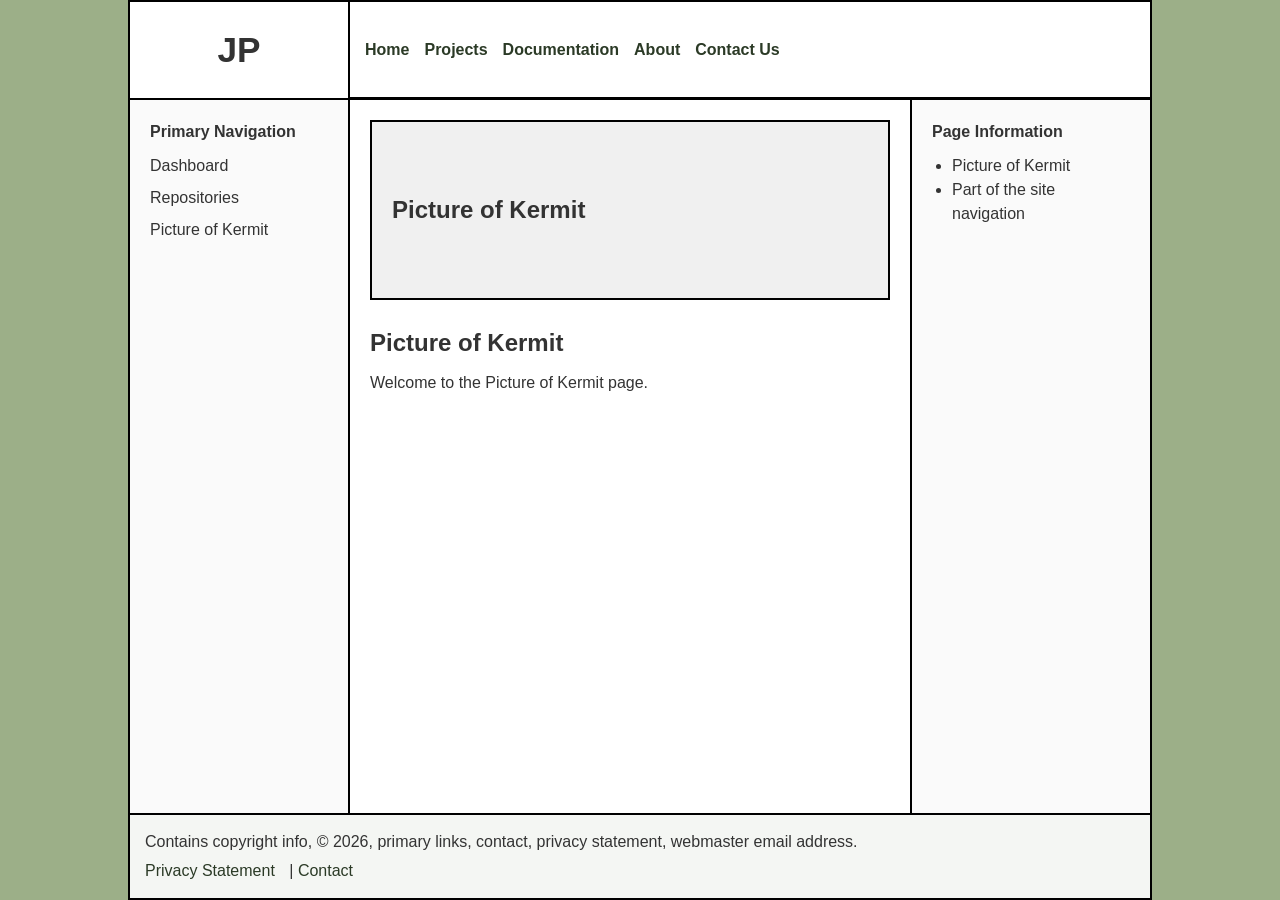
<file: settings.html>
<!DOCTYPE html>
<html lang="en">
<head>
    <meta charset="UTF-8">
    <meta name="viewport" content="width=device-width, initial-scale=1.0">
    <title>Picture of Kermit</title>
    <link rel="stylesheet" href="style.css">
</head>
<body>

    <div class="site-wrapper">
        <!-- Dynamic Header loaded by nav.js -->
        <header class="site-header" id="header-component"></header>

        <!-- Main Body Area -->
        <div class="main-container">
            
            <!-- Left Sidebar Navigation loaded by nav.js -->
            <aside class="sidebar-left" id="sidebar-nav-component"></aside>

            <!-- Main Content Center -->
            <main class="content-area">
                <div class="hero-image">
                    Picture of Kermit
                </div>

                <article class="main-text">
                    <h2>Picture of Kermit</h2>
                    <p>
                        Welcome to the Picture of Kermit page.
                    </p>
                </article>
            </main>

            <!-- Sticky Right Sidebar -->
            <aside class="sidebar-right">
                <div class="sticky-content">
                    <h3>Page Information</h3>
                    <ul>
                        <li>Picture of Kermit</li>
                        <li>Part of the site navigation</li>
                    </ul>
                </div>
            </aside>

        </div>

        <!-- Footer -->
        <footer class="site-footer">
            <p>Contains copyright info, &copy; <span id="year"></span>, primary links, contact, privacy statement, webmaster email address.</p>
            <div class="footer-links">
                <a href="#">Privacy Statement</a> | 
                <a href="contact.html">Contact</a> 
            </div>
        </footer>
    </div>

    <!-- Load Reusable Navigation JS -->
    <script src="nav.js"></script>
    <script>
        // Auto update copyright year
        document.getElementById('year').textContent = new Date().getFullYear();
    </script>
</body>
</html>
</file>
<file: style.css>
/* Reset and Box Model */
 * {
     box-sizing: border-box;
     margin: 0;
     padding: 0;
 }
 
 body {
     font-family: -apple-system, BlinkMacSystemFont, "Segoe UI", Roboto, Helvetica, Arial, sans-serif;
     /* Sage Green background for 10% margins on left/right and standard body background */
     background-color: #9CAF88; 
     color: #333333;
     line-height: 1.5;
 }
 
 /* Page Container: Keeps content centered and leaves 10% screen space on edges */
 .site-wrapper {
     width: 80vw;             /* Takes 80% of viewport width */
     margin: 0 auto;          /* Centers container, leaving 10% space on left & right */
     background-color: #ffffff; /* White canvas background matching wireframe */
     border: 2px solid #000000;
     min-height: 100vh;
     display: flex;
     flex-direction: column;
 }
 
 /* ================= HEADER AREA ================= */
 .site-header {
     display: grid;
     grid-template-columns: 220px 1fr;
     border-bottom: 2px solid #000000;
 }
 
 .logo-box {
     border-right: 2px solid #000000;
     padding: 20px;
     min-height: 96px;
     display: flex;
     align-items: center;
     justify-content: center;
 }
 
 .logo-box h1 {
     font-size: 2.2rem;
 }
 
 .header-right {
     display: flex;
     flex-direction: column;
 }
 
 .info-graphics-bar {
     padding: 15px;
     background-color: #f4f6f3;
     border-bottom: 1px solid #000000;
     font-size: 0.9rem;
     color: #555555;
 }
 
 .nav-bar-primary {
     min-height: 96px;
     padding: 20px 15px;
     border-bottom: 1px solid #000000;
     display: flex;
     align-items: center;
 }
 
 .nav-links {
     list-style: none;
     display: flex;
     gap: 15px;
     flex-wrap: wrap;
 }
 
 .nav-links a {
     text-decoration: none;
     color: #2b3a26;
     font-weight: 600;
 }
 
 .nav-links a:hover {
     text-decoration: underline;
 }
 
 /* ================= MAIN CONTENT LAYOUT ================= */
 .main-container {
     display: grid;
     grid-template-columns: 220px 1fr 240px; /* Sidebar | Content | Sticky Sidebar */
     flex: 1;
 }
 
 /* Left Sidebar Navigation */
 .sidebar-left {
     border-right: 2px solid #000000;
     padding: 20px;
     background-color: #fafafa;
 }
 
 .sidebar-left h3 {
     margin-bottom: 10px;
     font-size: 1rem;
 }
 
 .sidebar-left ul {
     list-style: none;
     margin-bottom: 20px;
 }
 
 .sidebar-left li {
     margin-bottom: 8px;
 }
 
 .sidebar-left a {
     text-decoration: none;
     color: #333;
     display: inline-block;
     transition: text-decoration 0.15s ease;
 }
 
 .sidebar-left a:hover,
 .sidebar-left a:focus,
 .sidebar-left a:active {
     text-decoration: underline;
     text-underline-offset: 3px;
     text-decoration-thickness: 2px;
 }
 
 /* Center Main Area */
 .content-area {
     padding: 20px;
 }
 
 .hero-image {
     width: 100%;
     height: 180px;
     border: 2px solid #000000;
     background-color: #f0f0f0;
     display: flex;
     align-items: center;
     padding-left: 20px;
     font-size: 1.5rem;
     font-weight: bold;
     margin-bottom: 25px;
 }
 
 .main-text {
     font-size: 1rem;
 }
 
 .main-text h2 {
     margin-bottom: 10px;
 }
 
 .kermit-image {
     display: block;
     width: min(100%, 420px);
     max-width: 100%;
     height: auto;
     margin: 20px auto;
     border: 2px solid #000000;
 }
 
 /* Form wrapper for responsive iframes */
 .form-wrapper {
     width: 100%;
     max-width: 100%;
     margin: 20px 0;
     overflow: hidden;
 }
 
 /* Right Sticky Sidebar */
 .sidebar-right {
     border-left: 2px solid #000000;
     padding: 20px;
     background-color: #fafafa;
 }
 
 .sticky-content {
     position: sticky;
     top: 20px;
 }
 
 .sticky-content h3 {
     margin-bottom: 10px;
     font-size: 1rem;
 }
 
 .sticky-content ul {
     padding-left: 20px;
     margin-bottom: 15px;
 }
 
 /* ================= FOOTER ================= */
 .site-footer {
     border-top: 2px solid #000000;
     padding: 15px;
     text-size: 0.85rem;
     background-color: #f4f6f3;
 }
 
 .footer-links {
     margin-top: 5px;
 }
 
 .footer-links a {
     color: #2b3a26;
     margin-right: 10px;
     text-decoration: none;
 }
 
 .footer-links a:hover {
     text-decoration: underline;
 }
 
 /* ================= RESPONSIVE DESIGN ================= */
 
 /* Tablet: 768px and below */
 @media (max-width: 1120px) {
     .site-wrapper {
         width: 95vw;
         border-left: none;
         border-right: none;
     }
     
     .site-header {
         grid-template-columns: 1fr;
     }
     
     .logo-box {
         border-right: none;
         border-bottom: 2px solid #000000;
         padding: 15px;
         min-height: 77px;
     }
     
     .logo-box h1 {
         font-size: 1.8rem;
     }
 
     .nav-bar-primary {
         min-height: 77px;
     }
     
     .nav-links {
         gap: 10px;
         font-size: 0.9rem;
     }
     
     .main-container {
         grid-template-columns: 1fr;
     }
     
     .sidebar-left,
     .sidebar-right {
         border: none;
         border-top: 2px solid #000000;
         padding: 15px;
     }
     
     .sidebar-left {
         background-color: transparent;
     }
     
     .sidebar-right {
         background-color: transparent;
         position: relative;
     }
     
     .sticky-content {
         position: relative;
         top: 0;
     }
     
     .content-area {
         padding: 15px;
     }
     
     .hero-image {
         height: 120px;
         font-size: 1.2rem;
         padding-left: 15px;
     }
     
     .form-wrapper {
         max-width: 100%;
     }
 }
 
 /* Mobile: 480px and below */
 @media (max-width: 480px) {
     .site-wrapper {
         width: 100vw;
         border: none;
         border-radius: 0;
     }
     
     body {
         background-color: #ffffff;
     }
     
     .site-header {
         grid-template-columns: 1fr;
         border-bottom: 1px solid #000000;
     }
     
     .logo-box {
         padding: 10px;
         min-height: 56px;
         border: none;
     }
     
     .logo-box h1 {
         font-size: 1.5rem;
     }
 
     .nav-bar-primary {
         min-height: 56px;
     }
     
     .info-graphics-bar {
         padding: 10px;
         font-size: 0.8rem;
         border-bottom: 1px solid #e0e0e0;
     }
     
     .nav-bar-primary {
         padding: 8px 10px;
         border-bottom: 1px solid #e0e0e0;
     }
     
     .nav-bar-secondary {
         padding: 5px 10px;
     }
     
     .nav-links {
         gap: 8px;
         font-size: 0.8rem;
     }
     
     .sidebar-left,
     .sidebar-right {
         padding: 10px;
         border-top: 1px solid #e0e0e0;
     }
     
     .sidebar-left h3,
     .sticky-content h3 {
         font-size: 0.95rem;
     }
     
     .content-area {
         padding: 10px;
     }
     
     .hero-image {
         height: 100px;
         font-size: 1rem;
         padding-left: 10px;
         border: 1px solid #000000;
         margin-bottom: 15px;
     }
     
     .main-text {
         font-size: 0.95rem;
     }
     
     .main-text h2 {
         font-size: 1.3rem;
     }
     
     .kermit-image {
         width: min(100%, 280px);
     }
     
     .form-wrapper {
         max-width: 100%;
         margin: 15px 0;
     }
     
     .site-footer {
         padding: 10px;
         font-size: 0.75rem;
         border-top: 1px solid #e0e0e0;
     }
     
     .footer-links a {
         display: block;
         margin: 5px 0;
     }
 }
 
 /* Small Mobile: 360px and below */
 @media (max-width: 360px) {
     .logo-box h1 {
         font-size: 1.2rem;
     }
     
     .nav-links {
         gap: 5px;
         font-size: 0.75rem;
     }
     
     .sidebar-left h3,
     .sticky-content h3 {
         font-size: 0.85rem;
     }
     
     .sidebar-left li {
         margin-bottom: 5px;
     }
 }
</file>
